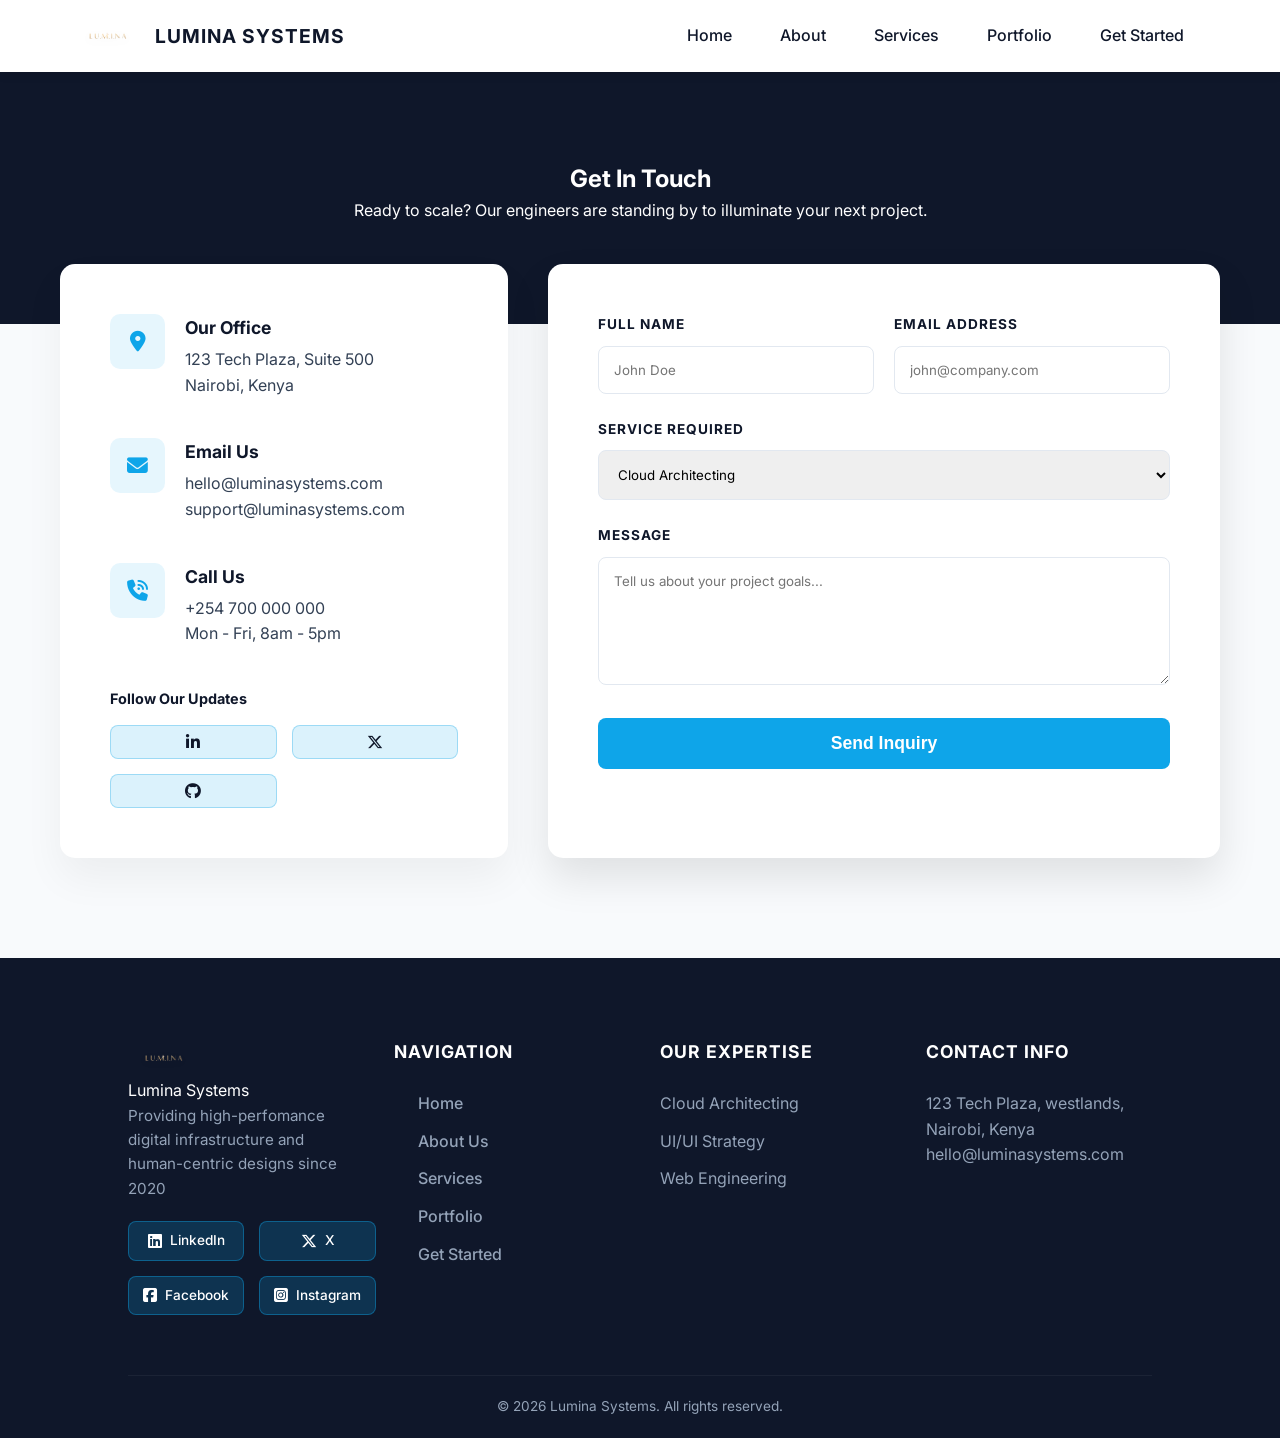
<file: contact.html>
<!DOCTYPE html>
<html lang="en">
<head>
    <meta charset="UTF-8">
    <meta name="viewport" content="width=device-width, initial-scale=1.0">
    <title>Lumina Systems | Get Started</title>
    <link rel="stylesheet" href="style.css">
    <link href="https://fonts.googleapis.com/css2?family=Inter:wght@300;400;500;600;700&family=Playfair+Display:wght@700;800&display=swap" rel="stylesheet">
    <link rel="stylesheet" href="contact.css">
    <link rel="stylesheet" href="https://cdnjs.cloudflare.com/ajax/libs/font-awesome/6.5.1/css/all.min.css">
</head>
<body>
   <header>
    <nav class="navbar">
        <div class="nav-container">
            <a href="index.html" class="logo">
                <img src="assets/Lumina.png" alt="Lumina Systems Logo" class="logo-img">
                <span class="logo-text">Lumina <span>Systems</span></span>
            </a>
            <input type="checkbox" id="nav-toggle" class="nav-toggle">
            <label for="nav-toggle" class="nav-toggle-label"><span></span></label>
            <ul class="nav-menu">
                <li><a href="index.html" class="nav-link">Home</a></li>
                <li><a href="about.html" class="nav-link">About</a></li>
                <li><a href="services.html" class="nav-link">Services</a></li>
                <li><a href="portfolio.html" class="nav-link">Portfolio</a></li>
                <li><a href="contact.html" class="nav-link">Get Started</a></li>
            </ul>
        </div>
    </nav>
   </header> 

   <main>
    <section class="page-header">
        <div class="header-content">
            <h1>Get In <span class="accent">Touch</span></h1>
            <p>Ready to scale? Our engineers are standing by to illuminate your next project.</p>
        </div>
    </section>

    <section class="contact-wrapper">
        <div class="contact-grid">
            
            <div class="contact-info">
                <div class="info-item">
                    <div class="icon-box"><i class="fa-solid fa-location-dot"></i></div>
                    <div>
                        <h3>Our Office</h3>
                        <p>123 Tech Plaza, Suite 500<br>Nairobi, Kenya</p>
                    </div>
                </div>

                <div class="info-item">
                    <div class="icon-box"><i class="fa-solid fa-envelope"></i></div>
                    <div>
                        <h3>Email Us</h3>
                        <p>hello@luminasystems.com<br>support@luminasystems.com</p>
                    </div>
                </div>

                <div class="info-item">
                    <div class="icon-box"><i class="fa-solid fa-phone-volume"></i></div>
                    <div>
                        <h3>Call Us</h3>
                        <p>+254 700 000 000<br>Mon - Fri, 8am - 5pm</p>
                    </div>
                </div>

                <div class="social-block">
                    <h4>Follow Our Updates</h4>
                    <div class="social-links">
                        <a href="#"><i class="fa-brands fa-linkedin-in"></i></a>
                        <a href="#"><i class="fa-brands fa-x-twitter"></i></a>
                        <a href="#"><i class="fa-brands fa-github"></i></a>
                    </div>
                </div>
            </div>

            <div class="contact-form-card">
                <form id="contact-form">
                    <div class="form-row">
                        <div class="form-group">
                            <label>Full Name</label>
                            <input type="text" placeholder="John Doe" required>
                        </div>
                        <div class="form-group">
                            <label>Email Address</label>
                            <input type="email" placeholder="john@company.com" required>
                        </div>
                    </div>
                    
                    <div class="form-group">
                        <label>Service Required</label>
                        <select>
                            <option value="cloud">Cloud Architecting</option>
                            <option value="design">UI/UX Strategy</option>
                            <option value="web">Web Engineering</option>
                            <option value="audit">System Security Audit</option>
                        </select>
                    </div>

                    <div class="form-group">
                        <label>Message</label>
                        <textarea rows="6" placeholder="Tell us about your project goals..."></textarea>
                    </div>

                    <button type="submit" class="btn-primary full-width">Send Inquiry</button>
                </form>
            </div>

        </div>
    </section>
   </main>

   <footer class="main-footer">
    <div class="footer-container">
        <div class="footer-col brand-col">
            <a href="index.html" class="logo1">
                <img src="assets/Lumina.png" alt="Lumina Systems Logo" class="logo-img">
                <span class="logo-text1">Lumina <span>Systems</span></span>
            </a>
            <p>Providing high-perfomance digital infrastructure and human-centric designs since 2020</p>
                <div class="social-links">
                    <a href="#" aria-label="LinkedIn"><i class="fa-brands fa-linkedin"></i> LinkedIn</a>
                    <a href="#" aria-label="X"><i class="fa-brands fa-x-twitter"></i> X</a>
                    <a href="#" aria-label="Facebook"><i class="fa-brands fa-square-facebook"></i> Facebook</a>
                    <a href="#" aria-label="Instagram"><i class="fa-brands fa-square-instagram"></i> Instagram</a>
                </div>
        </div>
        <div class="footer-col">
            <h4>Navigation</h4>
            <ul>
               <li><a href="index.html" class="nav-link">Home</a></li>
                <li><a href="about.html" class="nav-link">About Us</a></li>
                <li><a href="services.html" class="nav-link">Services</a></li>
                <li><a href="portfolio.html" class="nav-link">Portfolio</a></li>
                <li><a href="contact.html" class="nav-link">Get Started</a></li>
            </ul> 
            </ul>
        </div>
        <div class="footer-col">
            <h4>Our Expertise</h4>
            <ul>
                <li><a href="#">Cloud Architecting</a></li>
                <li><a href="#">UI/UI Strategy</a></li>
                <li><a href="#">Web Engineering</a></li>
            </ul>
        </div>
        <div class="footer-col">
            <h4>Contact Info</h4>
            <p>123 Tech Plaza, westlands, Nairobi, Kenya</p>
            <p>hello@luminasystems.com</p>
        </div>
    </div>
    <div class="footer-bottom">
        <p>&copy; 2026 Lumina Systems. All rights reserved.</p>
    </div>
   </footer>
</body>
</html>
</file>
<file: style.css>
:root {
    --primary: #0ea5e9;
    --dark: #0f172a;
    --white: #ffffff;
    --text: #334155;
    --light-bg: #f8fafc;
    --transition: all 0.3s ease-in-out;
}

* {
    margin: 0;
    padding: 0;
    box-sizing: border-box;
}
body {
    font-family: "Inter", -apple-system, BlinkMacSystemFont, "Segoe UI", sans-serif;
    background: var(--light-bg);
    color: var(--text);
    line-height: 1.6;
    overflow-x: hidden;
}

.navbar {
    position: fixed;
    top: 0;
    width: 100%;
    background: var(--white);
    z-index: 1000;
    box-shadow: 0 2px 10px rgba(0,0,0,0.1);
}

.nav-container {
    display: flex;
    justify-content: space-between;
    align-items: center;
    max-width: 1200px;
    margin: 0 auto;
    padding: 1rem 2rem;
}

.nav-menu {
    display: flex;
    list-style: none;
    align-items: center;
}

.nav-link {
    text-decoration: none;
    color: var(--dark);
    margin: 0 1.5rem;
    font-weight: 500;
    transition: var(--transition);
}

.nav-link:hover {
    color: var(--primary)
}


.nav-toggle {
    display: none;
}

.nav-toggle-label {
    display: none;
}

@media (max-width: 768px) {
    .nav-toggle-label {
        display: block;
        cursor: pointer;
    }

    .nav-toggle-label span,
    .nav-toggle-label span::before,
    .nav-toggle-label span::after {
        display: block;
        background: var(--dark);
        height: 2px;
        width: 2rem;
        position: relative;
        transition: var(--transition);
    }
    
    .nav-toggle-label span::before {
        content: '';
        position: absolute;
        top: -8px;
    }

    .nav-toggle-label span::after {
        content: '';
        position: absolute;
        top: 8px;
    }

    .nav-menu {
        position: absolute;
        top: 100%;
        left: 0;
        width: 100%;
        background: var(--white);
        flex-direction: column;
        text-align: center;
        max-height: 0;
        overflow: hidden;
        transition: var(--transition);
        border-top: 1px solid #eee;
    }

    .nav-menu li {
        width: 100%;
    }

    .nav-link {
        display: block;
        padding: 1.5rem;
        margin: 0;
    }

    .nav-toggle:checked ~ .nav-menu {
        max-height: 400px;
    }

    .nav-toggle:checked + .nav-toggle-label span {
        background: transparent;
    }

    .nav-toggle:checked + .nav-toggle-label span::before {
        transform: rotate(45deg);
        top: 0;
    }

    .nav-toggle:checked + .nav-toggle-label span::after {
        transform: rotate(-45deg);
        top: 0;
    }
}

.logo {
    display: flex;
    align-items: center;
    text-decoration: none;
    gap: 12px;
    transition: var(--transition);
}

.logo-img {
    height: 40px;
    width: auto;
    display: block;
    filter: drop-shadow(0 2px 4px rgba(0,0,0,0.1));
    transition: transform 0.3s ease;
}

.logo-text {
    font-size: 1.2rem;
    font-weight: 700;
    color: var(--dark);
    text-transform: uppercase;
    letter-spacing: 1px;
}

.logo:hover .logo-img {
    transform: rotate(-45deg) scale(1.1);
}

.logo:hover .logo-text {
    color: var(--primary)
}

/* Hero section */

.hero {
    height: 90vh;
    position: relative;
    display: flex;
    align-items: center;
    justify-content: center;
    text-align: center;
    color: var(--white);
    background: url("assets/hero.avif") center/cover no-repeat;
}

.hero-overlay {
    position: absolute;
    top: 0;
    left: 0;
    width: 100%;
    height: 100%;
    background: rgba(15, 23, 42, 0.85);
}

.hero-content {
    position: relative;
    z-index: 2;
    max-width: 850px;
    padding: 0 20px;

}

.hero h1 {
    font-size: clamp(2.5rem, 5vw, 4rem);
    text-transform: uppercase;
    line-height: 1.1;
    margin-bottom: 20px;
}

.hero .accent {
    color: var(--primary);
}

.hero p {
    font-size: 1.2rem;
    font-weight: 300;
    margin-bottom: 40px;
    opacity: 0.9;
}

.hero-actions {
    display: flex;
    gap: 20px;
    justify-content: center;
}

.btn-primary {
    background: var(--primary);
    color: white;
    padding: 15px 35px;
    border-radius: 8px;
    text-decoration: none;
    font-weight: bold;
    transition: var(--transition);
}

.btn-secondary {
    border: 2px solid white;
    color: white;
    padding: 15px 35px;
    border-radius: 8px;
    text-decoration: none;
    font-weight: bold;
    transition: var(--transition);
}

.btn-primary:hover {
    background: #0284c7;
    transform: translateY(-3px);
}

.btn-secondary:hover {
    background:  white;
    color: var(--dark);
}

/* Highlight Section */

.highlights {
    padding: 100px 10%;
    background: var(--light-bg);
    position: relative;
    z-index: 1;
}

.section-header {
    text-align: center;
    margin-bottom: 60px;

}

.section-header h2 {
    font-size: 2.5rem;
    text-transform: uppercase;
    color: var(--dark);
}

.line {
    width: 60x;
    height: 4px;
    background: var(--primary);
    margin: 15px auto;
}

.grid {
    display: grid;
    grid-template-columns: repeat(auto-fit, minmax(300px, 1fr));
    gap: 30px;
}

.card {
    background: var(--white);
    border-radius: 12px;
    overflow: hidden;
    box-shadow: 0 10px 30px rgba(0,0,0,0.05);
    transition: var(--transition);
}

.card:hover {
    transform: translateY(-10px);
}

.card-img-wrapper img{
    width: 100%;
    height: 250px;
    object-fit: cover;
}

.card-content {
    padding: 30px;
}

.card-content h3 {
    margin-bottom: 10px;
    color: var(--dark);
}

/* Call to Action Section */

.cta {
    background: var(--dark);
    padding: 80px 10%;
    text-align: center;
    color: white;
}

.cta h2 {
    font-size: 2.2rem;
    margin-bottom: 20px;
}

.cta p {
    margin-bottom: 40px;
    opacity: 0.8;
}

.btn-white {
    background: white;
    color: var(--dark);
    padding: 15px 40px;
    border-radius: 8px;
    text-decoration: none;
    font-weight: bold;
    transition: var(--transition);
}

/* footer section */

.main-footer {
    background-color: var(--dark);
    color: #94a3b8;
    padding: 80px 10% 20px;
    margin-top: 50px;
}

.footer-container {
    display: flex;
    justify-content: space-between;
    flex-wrap: wrap;
    gap: 40px;
}

.footer-col {
    flex: 1;
    min-width: 200px;
}

.brand-col .logo1 {
    margin-bottom: 20px;
    text-decoration: none;
}

.brand-col .logo-text1 {
    color: var(--white);
}

.brand-col p {
    font-size: 0.95rem;
    line-height: 1.6;
    margin-bottom: 20px;
}

.footer-col h4 {
    color: var(--white);
    text-transform: uppercase;
    font-size: 1.1rem;
    margin-bottom: 25px;
    letter-spacing: 1px;
}

.footer-col ul {
    list-style: none;
}
.footer-col ul li {
    margin-bottom: 12px;
}

.footer-col ul li a {
    color: #94a3b8;
    text-decoration: none;
    transition: var(--transition);
}

.footer-col ul li a:hover {
    color: var(--primary);
    padding-left: 5px;
}

.social-links {
    display: grid;
    grid-template-columns: 1fr 1fr;
    gap: 15px;
}

.social-links a {
    padding: 8px 14px;
    background: rgba(14, 165, 233, 0.15);
    border: 1px solid rgba(14, 165, 233, 0.3);
    display: inline-flex;
    align-items: center;
    justify-content: center;
    gap: 8px;
    border-radius: 8px;
    color: var(--white);
    text-decoration: none;
    font-size: 0.85rem;
    font-weight: 500;
    transition: var(--transition);
}

.social-links a i {
    font-size: 1rem;
}

.social-links a:hover {
    background: var(--primary);
    border-color: var(--primary);
    transform: translateY(-3px);
    box-shadow: 0 8px 16px rgba(14, 165, 233, 0.3);
}

/* Footer Social Links */
.main-footer .social-links a {
    color: var(--white);
    background: rgba(14, 165, 233, 0.2);
    border-color: rgba(14, 165, 233, 0.4);
}

.footer-bottom {
    margin-top: 60px;
    padding-top: 20px;
    border-top: 1px solid rgba(255, 255, 255, 0.05);
    align-items: center;
    text-align: center;
    font-size: 0.85rem;
}

@media (max-width: 1024px) {
    .footer-col {
        flex: 1 1 40%
    }
}

@media (max-width: 600px) {
    .main-footer {
        padding: 60px 20px 20px;
    }

    .footer-col {
        flex: 1 1 100%;
        text-align: center;
    }

    .social-links {
        align-items: center;
        justify-content: center;
        text-align: center;
    }
}
</file>
<file: contact.css>
/* --- Contact Page Specific Styles --- */

.page-header {
    background-color: var(--dark);
    padding: 160px 10% 100px;
    text-align: center;
    color: var(--white);
}

.contact-wrapper {
    max-width: 1200px;
    margin: -60px auto 100px; /* Pulls content up into the dark header */
    padding: 0 20px;
    position: relative;
    z-index: 5;
}

.contact-grid {
    display: grid;
    grid-template-columns: 1fr 1.5fr; /* Info is narrower than Form */
    gap: 40px;
}

/* Info Section Styling */
.contact-info {
    background: var(--white);
    padding: 50px;
    border-radius: 15px;
    box-shadow: 0 20px 40px rgba(0,0,0,0.05);
}

.icon-box {
    background: rgba(14, 165, 233, 0.1);
    color: var(--primary);
    width: 55px;
    height: 55px;
    display: flex;
    align-items: center;
    justify-content: center;
    border-radius: 10px;
    font-size: 1.3rem;
}

.info-item {
    display: flex;
    gap: 20px;
    margin-bottom: 40px;
    align-items: flex-start;
}

.info-item h3 {
    color: var(--dark);
    margin-bottom: 5px;
    font-size: 1.1rem;
}

/* Form Styling */
.contact-form-card {
    background: var(--white);
    padding: 50px;
    border-radius: 15px;
    box-shadow: 0 20px 40px rgba(0,0,0,0.1);
}

.form-row {
    display: flex;
    gap: 20px;
}

.form-group {
    margin-bottom: 25px;
    flex: 1;
}

.form-group label {
    display: block;
    margin-bottom: 10px;
    font-weight: 700;
    font-size: 0.85rem;
    color: var(--dark);
    text-transform: uppercase;
    letter-spacing: 1px;
}

.form-group input, 
.form-group select, 
.form-group textarea {
    width: 100%;
    padding: 15px;
    border: 1px solid #e2e8f0;
    border-radius: 8px;
    font-family: inherit;
    transition: var(--transition);
}

.form-group input:focus, 
.form-group textarea:focus {
    outline: none;
    border-color: var(--primary);
    box-shadow: 0 0 0 4px rgba(14, 165, 233, 0.1);
}

.full-width {
    width: 100%;
    border: none;
    cursor: pointer;
    font-size: 1.1rem;
}

/* Social Icons in Footer/Contact */
.social-block h4 {
    margin-bottom: 15px;
    font-size: 0.9rem;
    color: var(--dark);
}

.social-links {
    display: grid;
    grid-template-columns: 1fr 1fr;
    gap: 15px;
}

.social-links a {
    padding: 8px 14px;
    background: rgba(14, 165, 233, 0.15);
    border: 1px solid rgba(14, 165, 233, 0.3);
    display: inline-flex;
    align-items: center;
    justify-content: center;
    gap: 8px;
    border-radius: 8px;
    color: var(--dark);
    text-decoration: none;
    font-size: 0.85rem;
    font-weight: 500;
    transition: var(--transition);
}

.social-links a i {
    font-size: 1rem;
}

.social-links a:hover {
    background: var(--primary);
    border-color: var(--primary);
    color: white;
    transform: translateY(-3px);
    box-shadow: 0 8px 16px rgba(14, 165, 233, 0.3);
}

/* --- Mobile Fixes --- */
@media (max-width: 992px) {
    .contact-grid {
        grid-template-columns: 1fr;
    }
    
    .contact-wrapper {
        margin-top: 20px;
    }

    .form-row {
        flex-direction: column;
        gap: 0;
    }
}
</file>
<file: css/style.css>
:root {
    --primary: #0ea5e9;
    --dark: #0f172a;
    --white: #ffffff;
    --text: #334155;
    --light-bg: #f8fafc;
    --transition: all 0.3s ease-in-out;
}

* {
    margin: 0;
    padding: 0;
    box-sizing: border-box;
}
body {
    font-family: "Inter", -apple-system, BlinkMacSystemFont, "Segoe UI", sans-serif;
    background: var(--light-bg);
    color: var(--text);
    line-height: 1.6;
    overflow-x: hidden;
}

.navbar {
    position: fixed;
    top: 0;
    width: 100%;
    background: var(--white);
    z-index: 1000;
    box-shadow: 0 2px 10px rgba(0,0,0,0.1);
}

.nav-container {
    display: flex;
    justify-content: space-between;
    align-items: center;
    max-width: 1200px;
    margin: 0 auto;
    padding: 1rem 2rem;
}

.nav-menu {
    display: flex;
    list-style: none;
    align-items: center;
}

.nav-link {
    text-decoration: none;
    color: var(--dark);
    margin: 0 1.5rem;
    font-weight: 500;
    transition: var(--transition);
}

.nav-link:hover {
    color: var(--primary)
}


.nav-toggle {
    display: none;
}

.nav-toggle-label {
    display: none;
}

@media (max-width: 768px) {
    .nav-toggle-label {
        display: block;
        cursor: pointer;
    }

    .nav-toggle-label span,
    .nav-toggle-label span::before,
    .nav-toggle-label span::after {
        display: block;
        background: var(--dark);
        height: 2px;
        width: 2rem;
        position: relative;
        transition: var(--transition);
    }
    
    .nav-toggle-label span::before {
        content: '';
        position: absolute;
        top: -8px;
    }

    .nav-toggle-label span::after {
        content: '';
        position: absolute;
        top: 8px;
    }

    .nav-menu {
        position: absolute;
        top: 100%;
        left: 0;
        width: 100%;
        background: var(--white);
        flex-direction: column;
        text-align: center;
        max-height: 0;
        overflow: hidden;
        transition: var(--transition);
        border-top: 1px solid #eee;
    }

    .nav-menu li {
        width: 100%;
    }

    .nav-link {
        display: block;
        padding: 1.5rem;
        margin: 0;
    }

    .nav-toggle:checked ~ .nav-menu {
        max-height: 400px;
    }

    .nav-toggle:checked + .nav-toggle-label span {
        background: transparent;
    }

    .nav-toggle:checked + .nav-toggle-label span::before {
        transform: rotate(45deg);
        top: 0;
    }

    .nav-toggle:checked + .nav-toggle-label span::after {
        transform: rotate(-45deg);
        top: 0;
    }
}

.logo {
    display: flex;
    align-items: center;
    text-decoration: none;
    gap: 12px;
    transition: var(--transition);
}

.logo-img {
    height: 40px;
    width: auto;
    display: block;
    filter: drop-shadow(0 2px 4px rgba(0,0,0,0.1));
    transition: transform 0.3s ease;
}

.logo-text {
    font-size: 1.2rem;
    font-weight: 700;
    color: var(--dark);
    text-transform: uppercase;
    letter-spacing: 1px;
}

.logo:hover .logo-img {
    transform: rotate(-45deg) scale(1.1);
}

.logo:hover .logo-text {
    color: var(--primary)
}

/* Hero section */

.hero {
    height: 90vh;
    position: relative;
    display: flex;
    align-items: center;
    justify-content: center;
    text-align: center;
    color: var(--white);
    background: url("assets/hero.avif") center/cover no-repeat;
}

.hero-overlay {
    position: absolute;
    top: 0;
    left: 0;
    width: 100%;
    height: 100%;
    background: rgba(15, 23, 42, 0.85);
}

.hero-content {
    position: relative;
    z-index: 2;
    max-width: 850px;
    padding: 0 20px;

}

.hero h1 {
    font-size: clamp(2.5rem, 5vw, 4rem);
    text-transform: uppercase;
    line-height: 1.1;
    margin-bottom: 20px;
}

.hero .accent {
    color: var(--primary);
}

.hero p {
    font-size: 1.2rem;
    font-weight: 300;
    margin-bottom: 40px;
    opacity: 0.9;
}

.hero-actions {
    display: flex;
    gap: 20px;
    justify-content: center;
}

.btn-primary {
    background: var(--primary);
    color: white;
    padding: 15px 35px;
    border-radius: 8px;
    text-decoration: none;
    font-weight: bold;
    transition: var(--transition);
}

.btn-secondary {
    border: 2px solid white;
    color: white;
    padding: 15px 35px;
    border-radius: 8px;
    text-decoration: none;
    font-weight: bold;
    transition: var(--transition);
}

.btn-primary:hover {
    background: #0284c7;
    transform: translateY(-3px);
}

.btn-secondary:hover {
    background:  white;
    color: var(--dark);
}

/* Highlight Section */

.highlights {
    padding: 100px 10%;
    background: var(--light-bg);
    position: relative;
    z-index: 1;
}

.section-header {
    text-align: center;
    margin-bottom: 60px;

}

.section-header h2 {
    font-size: 2.5rem;
    text-transform: uppercase;
    color: var(--dark);
}

.line {
    width: 60x;
    height: 4px;
    background: var(--primary);
    margin: 15px auto;
}

.grid {
    display: grid;
    grid-template-columns: repeat(auto-fit, minmax(300px, 1fr));
    gap: 30px;
}

.card {
    background: var(--white);
    border-radius: 12px;
    overflow: hidden;
    box-shadow: 0 10px 30px rgba(0,0,0,0.05);
    transition: var(--transition);
}

.card:hover {
    transform: translateY(-10px);
}

.card-img-wrapper img{
    width: 100%;
    height: 250px;
    object-fit: cover;
}

.card-content {
    padding: 30px;
}

.card-content h3 {
    margin-bottom: 10px;
    color: var(--dark);
}

/* Call to Action Section */

.cta {
    background: var(--dark);
    padding: 80px 10%;
    text-align: center;
    color: white;
}

.cta h2 {
    font-size: 2.2rem;
    margin-bottom: 20px;
}

.cta p {
    margin-bottom: 40px;
    opacity: 0.8;
}

.btn-white {
    background: white;
    color: var(--dark);
    padding: 15px 40px;
    border-radius: 8px;
    text-decoration: none;
    font-weight: bold;
    transition: var(--transition);
}

/* footer section */

.main-footer {
    background-color: var(--dark);
    color: #94a3b8;
    padding: 80px 10% 20px;
    margin-top: 50px;
}

.footer-container {
    display: flex;
    justify-content: space-between;
    flex-wrap: wrap;
    gap: 40px;
}

.footer-col {
    flex: 1;
    min-width: 200px;
}

.brand-col .logo1 {
    margin-bottom: 20px;
    text-decoration: none;
}

.brand-col .logo-text1 {
    color: var(--white);
}

.brand-col p {
    font-size: 0.95rem;
    line-height: 1.6;
    margin-bottom: 20px;
}

.footer-col h4 {
    color: var(--white);
    text-transform: uppercase;
    font-size: 1.1rem;
    margin-bottom: 25px;
    letter-spacing: 1px;
}

.footer-col ul {
    list-style: none;
}
.footer-col ul li {
    margin-bottom: 12px;
}

.footer-col ul li a {
    color: #94a3b8;
    text-decoration: none;
    transition: var(--transition);
}

.footer-col ul li a:hover {
    color: var(--primary);
    padding-left: 5px;
}

.social-links {
    display: grid;
    grid-template-columns: 1fr 1fr;
    gap: 15px;
}

.social-links a {
    padding: 8px 14px;
    background: rgba(14, 165, 233, 0.15);
    border: 1px solid rgba(14, 165, 233, 0.3);
    display: inline-flex;
    align-items: center;
    justify-content: center;
    gap: 8px;
    border-radius: 8px;
    color: var(--white);
    text-decoration: none;
    font-size: 0.85rem;
    font-weight: 500;
    transition: var(--transition);
}

.social-links a i {
    font-size: 1rem;
}

.social-links a:hover {
    background: var(--primary);
    border-color: var(--primary);
    transform: translateY(-3px);
    box-shadow: 0 8px 16px rgba(14, 165, 233, 0.3);
}

/* Footer Social Links */
.main-footer .social-links a {
    color: var(--white);
    background: rgba(14, 165, 233, 0.2);
    border-color: rgba(14, 165, 233, 0.4);
}

.footer-bottom {
    margin-top: 60px;
    padding-top: 20px;
    border-top: 1px solid rgba(255, 255, 255, 0.05);
    align-items: center;
    text-align: center;
    font-size: 0.85rem;
}

@media (max-width: 1024px) {
    .footer-col {
        flex: 1 1 40%
    }
}

@media (max-width: 600px) {
    .main-footer {
        padding: 60px 20px 20px;
    }

    .footer-col {
        flex: 1 1 100%;
        text-align: center;
    }

    .social-links {
        align-items: center;
        justify-content: center;
        text-align: center;
    }
}
</file>
<file: css/contact.css>
/* --- Contact Page Specific Styles --- */

.page-header {
    background-color: var(--dark);
    padding: 160px 10% 100px;
    text-align: center;
    color: var(--white);
}

.contact-wrapper {
    max-width: 1200px;
    margin: -60px auto 100px; /* Pulls content up into the dark header */
    padding: 0 20px;
    position: relative;
    z-index: 5;
}

.contact-grid {
    display: grid;
    grid-template-columns: 1fr 1.5fr; /* Info is narrower than Form */
    gap: 40px;
}

/* Info Section Styling */
.contact-info {
    background: var(--white);
    padding: 50px;
    border-radius: 15px;
    box-shadow: 0 20px 40px rgba(0,0,0,0.05);
}

.icon-box {
    background: rgba(14, 165, 233, 0.1);
    color: var(--primary);
    width: 55px;
    height: 55px;
    display: flex;
    align-items: center;
    justify-content: center;
    border-radius: 10px;
    font-size: 1.3rem;
}

.info-item {
    display: flex;
    gap: 20px;
    margin-bottom: 40px;
    align-items: flex-start;
}

.info-item h3 {
    color: var(--dark);
    margin-bottom: 5px;
    font-size: 1.1rem;
}

/* Form Styling */
.contact-form-card {
    background: var(--white);
    padding: 50px;
    border-radius: 15px;
    box-shadow: 0 20px 40px rgba(0,0,0,0.1);
}

.form-row {
    display: flex;
    gap: 20px;
}

.form-group {
    margin-bottom: 25px;
    flex: 1;
}

.form-group label {
    display: block;
    margin-bottom: 10px;
    font-weight: 700;
    font-size: 0.85rem;
    color: var(--dark);
    text-transform: uppercase;
    letter-spacing: 1px;
}

.form-group input, 
.form-group select, 
.form-group textarea {
    width: 100%;
    padding: 15px;
    border: 1px solid #e2e8f0;
    border-radius: 8px;
    font-family: inherit;
    transition: var(--transition);
}

.form-group input:focus, 
.form-group textarea:focus {
    outline: none;
    border-color: var(--primary);
    box-shadow: 0 0 0 4px rgba(14, 165, 233, 0.1);
}

.full-width {
    width: 100%;
    border: none;
    cursor: pointer;
    font-size: 1.1rem;
}

/* Social Icons in Footer/Contact */
.social-block h4 {
    margin-bottom: 15px;
    font-size: 0.9rem;
    color: var(--dark);
}

.social-links {
    display: grid;
    grid-template-columns: 1fr 1fr;
    gap: 15px;
}

.social-links a {
    padding: 8px 14px;
    background: rgba(14, 165, 233, 0.15);
    border: 1px solid rgba(14, 165, 233, 0.3);
    display: inline-flex;
    align-items: center;
    justify-content: center;
    gap: 8px;
    border-radius: 8px;
    color: var(--dark);
    text-decoration: none;
    font-size: 0.85rem;
    font-weight: 500;
    transition: var(--transition);
}

.social-links a i {
    font-size: 1rem;
}

.social-links a:hover {
    background: var(--primary);
    border-color: var(--primary);
    color: white;
    transform: translateY(-3px);
    box-shadow: 0 8px 16px rgba(14, 165, 233, 0.3);
}

/* --- Mobile Fixes --- */
@media (max-width: 992px) {
    .contact-grid {
        grid-template-columns: 1fr;
    }
    
    .contact-wrapper {
        margin-top: 20px;
    }

    .form-row {
        flex-direction: column;
        gap: 0;
    }
}
</file>
